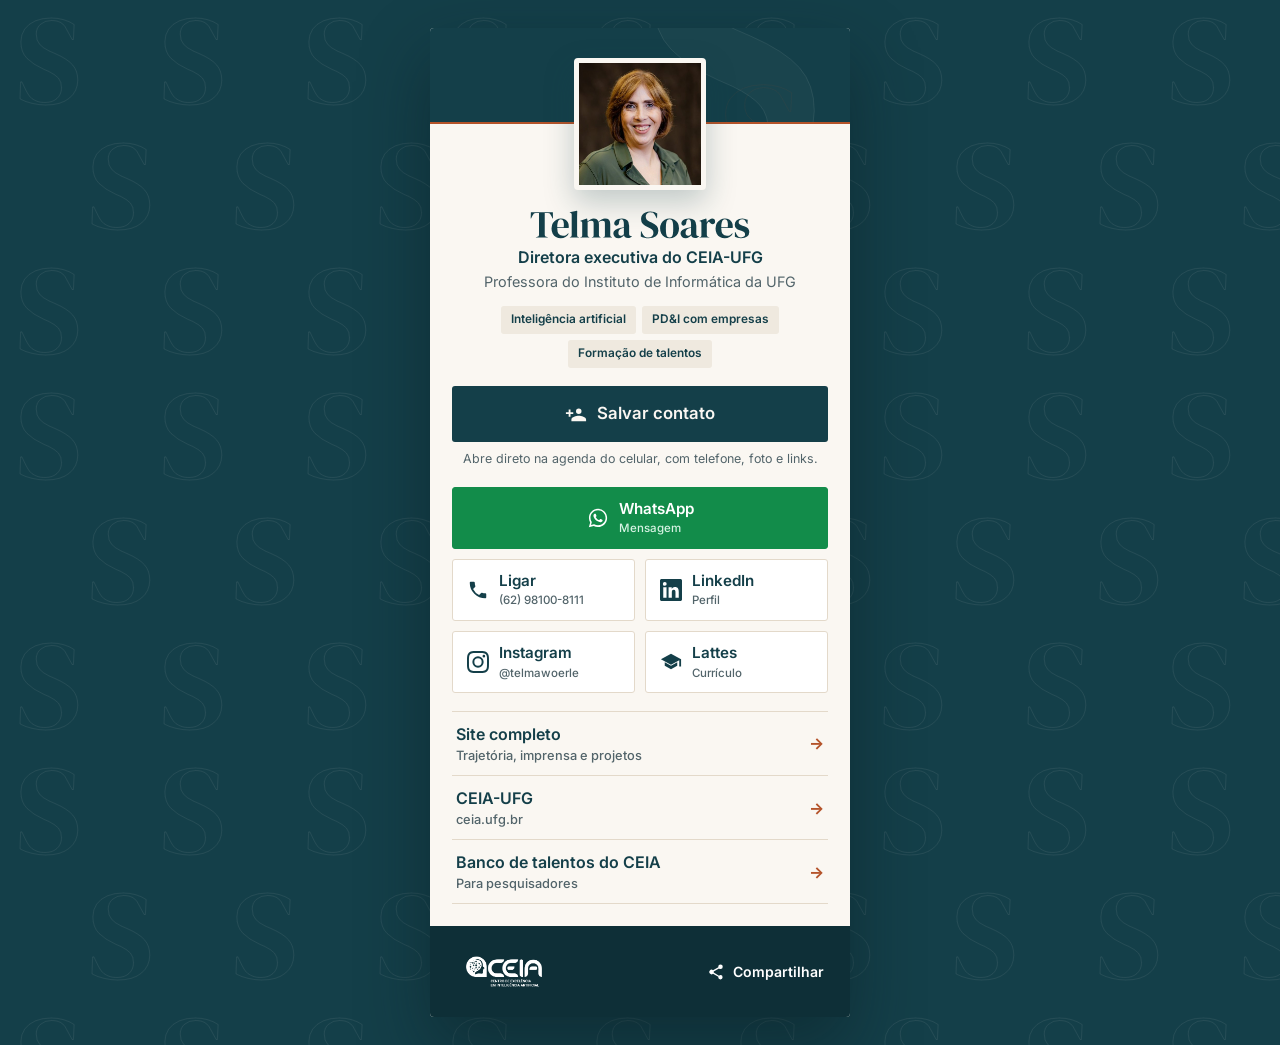
<file: card/index.html>
<!DOCTYPE html>
<html lang="pt-BR">
<head>
<meta charset="utf-8">
<meta name="viewport" content="width=device-width, initial-scale=1, viewport-fit=cover">
<title>Telma Soares | Cartão de contato</title>
<meta name="description" content="Cartão de contato de Telma Soares, diretora executiva do CEIA-UFG. Salve o contato no celular ou fale pelo WhatsApp.">
<meta property="og:title" content="Telma Soares | Cartão de contato">
<meta property="og:description" content="Diretora executiva do CEIA-UFG. Salve o contato ou fale pelo WhatsApp.">
<meta property="og:type" content="profile">
<meta property="og:image" content="https://telmasoares.ia.br/assets/social/capa-compartilhamento-1200x630.png">
<meta property="og:image:width" content="1200">
<meta property="og:image:height" content="630">
<meta property="og:image:alt" content="Telma Soares">
<meta name="twitter:card" content="summary_large_image">
<meta name="twitter:image" content="https://telmasoares.ia.br/assets/social/capa-compartilhamento-1200x630.png">
<meta property="og:url" content="https://telmasoares.ia.br/card/">
<meta name="theme-color" content="#143F49">
<link rel="icon" href="../assets/icones/favicon.ico" sizes="48x48">
<link rel="icon" href="../assets/icones/favicon.svg" type="image/svg+xml">
<link rel="icon" href="../assets/icones/favicon-32.png" type="image/png" sizes="32x32">
<link rel="apple-touch-icon" href="../assets/icones/apple-touch-icon.png">
<link rel="stylesheet" href="../css/telma-brand.css">
<link id="paleta" rel="stylesheet" href="../css/paleta.css">
<script>/* teste de paletas: ?paleta=nome carrega css/paletas/nome.css (sempre a versão mais recente, sem cache) */
(function(){var n=new URLSearchParams(location.search).get("paleta"),l=document.getElementById("paleta");if(n&&/^[a-z0-9-]+$/.test(n))l.href=l.href.replace(/paleta\.css$/,"paletas/"+n+".css?v="+Date.now());})();</script>
<style>
:root{
  --display:var(--telma-font-ui);
  --texto:var(--telma-font-ui);
  --editorial:var(--telma-font-editorial);
  --raio:4px;
}
*{box-sizing:border-box;margin:0;padding:0}
html{-webkit-text-size-adjust:100%}
body{
  min-height:100vh;min-height:100dvh;font-family:var(--texto);color:var(--tinta);line-height:1.5;-webkit-font-smoothing:antialiased;
  background:var(--azul-escuro) url("../assets/fundos/trama-escura.svg") repeat top left/720px auto;
  display:flex;justify-content:center;align-items:flex-start;
  padding:max(28px,env(safe-area-inset-top)) max(16px,env(safe-area-inset-right)) max(28px,env(safe-area-inset-bottom)) max(16px,env(safe-area-inset-left));
}
a{color:inherit;text-decoration:none}
button{font:inherit;border:0;background:none;cursor:pointer;color:inherit}
:focus-visible{outline:3px solid var(--acento);outline-offset:3px}
.rodape :focus-visible{outline-color:var(--telma-marfim)}

.cartao{width:100%;max-width:420px;background:var(--papel);border-radius:var(--raio);box-shadow:0 30px 70px var(--sombra-profunda);overflow:hidden}
.topo{position:relative;height:96px;background:var(--azul-escuro) url("../assets/fundos/s-amplo-escuro.svg") no-repeat center right/cover}
.topo::after{content:"";position:absolute;left:0;right:0;bottom:0;height:2px;background:var(--acento)}
.foto{position:relative;width:132px;height:132px;margin:-66px auto 0;border-radius:var(--raio);overflow:hidden;border:5px solid var(--papel);box-shadow:0 12px 30px color-mix(in srgb,var(--azul-escuro) 25%,transparent);background:#2a2a2a}
.foto img{width:100%;height:100%;object-fit:cover;display:block}
.corpo{padding:16px 22px 22px;text-align:center}
h1{margin:4px 0 0;line-height:1}
h1 img{display:block;width:220px;max-width:100%;height:auto;margin:0 auto}
.cargo{margin-top:6px;font-weight:600;color:var(--tinta)}
.org{font-size:.9rem;color:var(--tinta-suave);margin-top:2px}
.chips{display:flex;flex-wrap:wrap;justify-content:center;gap:6px;margin:14px 0 4px;list-style:none}
.chips li{font-size:.74rem;font-weight:600;color:var(--azul-escuro);background:var(--chip-fundo);padding:5px 10px;border-radius:3px}

.salvar{
  margin-top:18px;display:flex;align-items:center;justify-content:center;gap:10px;width:100%;min-height:56px;padding:14px 18px;
  border-radius:3px;background:var(--azul-escuro);color:var(--telma-marfim);font-weight:600;font-size:1.05rem;
  transition:background .15s ease
}
.salvar:hover{background:var(--azul)}
.salvar:active{background:var(--azul)}
.salvar svg{width:22px;height:22px;fill:currentColor;flex:none}
.dica{font-size:.78rem;color:var(--tinta-suave);margin-top:8px}

.acoes{display:grid;grid-template-columns:1fr 1fr;gap:10px;margin-top:18px}
.acao{display:flex;align-items:center;gap:10px;min-height:54px;padding:10px 14px;border:1px solid var(--linha);border-radius:3px;background:var(--branco);font-weight:600;font-size:.95rem;color:var(--azul-escuro);text-align:left;transition:background .15s ease,border-color .15s ease}
.acao:active,.acao:hover{background:var(--hover-fundo);border-color:var(--hover-borda)}
.acao svg{width:22px;height:22px;flex:none;fill:currentColor}
.acao.whats{grid-column:1/-1;justify-content:center;background:var(--whats);border-color:var(--whats);color:var(--branco)}
.acao.whats:active,.acao.whats:hover{background:var(--whats-escuro)}
.acao small{display:block;font-size:.72rem;font-weight:500;color:var(--tinta-suave)}
.acao.whats small{color:var(--sobre-whats)}

.links{list-style:none;margin-top:18px;border-top:1px solid var(--linha)}
.links a{display:flex;align-items:center;justify-content:space-between;gap:12px;min-height:56px;padding:10px 4px;border-bottom:1px solid var(--linha);font-weight:600;color:var(--tinta);text-align:left}
.links a small{display:block;font-size:.8rem;font-weight:500;color:var(--tinta-suave)}
.links a::after{content:"→";color:var(--acento);font-weight:700}

.rodape{display:flex;align-items:center;justify-content:space-between;gap:12px;padding:16px 22px;background:var(--azul-noite)}
.rodape img{width:104px;height:auto;display:block}
.compartilhar{display:inline-flex;align-items:center;gap:8px;color:var(--branco);font-weight:600;font-size:.88rem;min-height:44px;padding:0 4px}
.compartilhar svg{width:18px;height:18px;fill:currentColor}
.aviso{position:fixed;left:50%;bottom:max(20px,env(safe-area-inset-bottom));transform:translate(-50%,20px);background:var(--tinta);color:var(--branco);font-size:.88rem;font-weight:600;padding:12px 18px;border-radius:999px;opacity:0;pointer-events:none;transition:opacity .2s ease,transform .2s ease}
.aviso.mostra{opacity:1;transform:translate(-50%,0)}
@media (min-width:600px){body{align-items:center}}
@media (prefers-reduced-motion:reduce){*{transition:none!important}}
</style>
</head>
<body>

<main class="cartao">
  <div class="topo" aria-hidden="true"></div>
  <div class="foto"><img src="telma-soares.jpg" alt="Telma Soares" width="480" height="480"></div>
  <div class="corpo">
    <h1><img src="../assets/marca/assinatura-petroleo.svg" alt="Telma Soares" width="220" height="29"></h1>
    <p class="cargo">Diretora executiva do CEIA-UFG</p>
    <p class="org">Professora do Instituto de Informática da UFG</p>
    <ul class="chips" aria-label="Temas">
      <li>Inteligência artificial</li><li>PD&amp;I com empresas</li><li>Formação de talentos</li>
    </ul>

    <a class="salvar" href="telma-soares.vcf" download="Telma Soares.vcf" type="text/vcard">
      <svg viewBox="0 0 24 24" aria-hidden="true"><path d="M15 12a3 3 0 1 0-3-3 3 3 0 0 0 3 3Zm0 2c-2.7 0-8 1.3-8 4v2h16v-2c0-2.7-5.3-4-8-4ZM6 10V7H4v3H1v2h3v3h2v-3h3v-2Z"/></svg>
      Salvar contato
    </a>
    <p class="dica">Abre direto na agenda do celular, com telefone, foto e links.</p>

    <div class="acoes">
      <a class="acao whats" href="https://wa.me/5562981008111?text=Ol%C3%A1%2C%20Telma.%20Peguei%20seu%20contato%20pelo%20seu%20cart%C3%A3o%20digital." target="_blank" rel="noopener">
        <svg viewBox="0 0 24 24" aria-hidden="true"><path d="M12.04 2C6.58 2 2.13 6.45 2.13 11.91c0 1.75.46 3.45 1.32 4.95L2 22l5.25-1.38a9.87 9.87 0 0 0 4.79 1.22h.01c5.46 0 9.91-4.45 9.91-9.91 0-2.65-1.03-5.14-2.9-7.01A9.82 9.82 0 0 0 12.04 2Zm0 18.02h-.01a8.2 8.2 0 0 1-4.19-1.15l-.3-.18-3.11.82.83-3.04-.2-.31a8.17 8.17 0 0 1-1.26-4.35c0-4.54 3.7-8.24 8.25-8.24 2.2 0 4.27.86 5.83 2.42a8.19 8.19 0 0 1 2.41 5.83c0 4.54-3.7 8.2-8.25 8.2Zm4.52-6.16c-.25-.12-1.47-.72-1.69-.81-.23-.08-.39-.12-.56.13-.16.24-.64.8-.78.97-.14.16-.29.18-.54.06-.25-.12-1.05-.39-1.99-1.23-.74-.66-1.23-1.47-1.38-1.72-.14-.25-.01-.38.11-.5.11-.11.25-.29.37-.43.13-.15.17-.25.25-.41.08-.17.04-.31-.02-.43-.06-.12-.56-1.34-.76-1.84-.2-.48-.4-.41-.56-.42h-.48c-.17 0-.43.06-.66.31-.23.25-.86.85-.86 2.07 0 1.22.89 2.4 1.01 2.56.12.17 1.74 2.66 4.22 3.73.59.25 1.05.4 1.41.52.59.19 1.13.16 1.56.1.48-.07 1.47-.6 1.68-1.19.21-.58.21-1.08.14-1.19-.06-.11-.22-.17-.47-.29Z"/></svg>
        <span>WhatsApp<small>Mensagem</small></span>
      </a>
      <a class="acao" href="tel:+5562981008111">
        <svg viewBox="0 0 24 24" aria-hidden="true"><path d="M6.6 10.8a15.1 15.1 0 0 0 6.6 6.6l2.2-2.2a1 1 0 0 1 1-.25 11.4 11.4 0 0 0 3.6.57 1 1 0 0 1 1 1V20a1 1 0 0 1-1 1A17 17 0 0 1 3 4a1 1 0 0 1 1-1h3.5a1 1 0 0 1 1 1 11.4 11.4 0 0 0 .57 3.6 1 1 0 0 1-.25 1Z"/></svg>
        <span>Ligar<small>(62) 98100-8111</small></span>
      </a>
      <a class="acao" href="https://www.linkedin.com/in/telma-soares/" target="_blank" rel="noopener">
        <svg viewBox="0 0 24 24" aria-hidden="true"><path d="M20.45 20.45h-3.56v-5.57c0-1.33-.02-3.04-1.85-3.04-1.85 0-2.14 1.45-2.14 2.94v5.67H9.35V9h3.42v1.56h.05a3.75 3.75 0 0 1 3.37-1.85c3.6 0 4.27 2.37 4.27 5.46v6.28ZM5.34 7.43a2.07 2.07 0 1 1 0-4.13 2.07 2.07 0 0 1 0 4.13Zm1.78 13.02H3.55V9h3.57v11.45ZM22.22 0H1.77C.79 0 0 .77 0 1.72v20.55C0 23.23.79 24 1.77 24h20.45c.98 0 1.78-.77 1.78-1.73V1.72C24 .77 23.2 0 22.22 0Z"/></svg>
        <span>LinkedIn<small>Perfil</small></span>
      </a>
      <a class="acao" href="https://www.instagram.com/telmawoerle/" target="_blank" rel="noopener">
        <svg viewBox="0 0 24 24" aria-hidden="true"><path d="M12 2.16c3.2 0 3.58.01 4.85.07 1.17.05 1.8.25 2.23.41.56.22.96.48 1.38.9.42.42.68.82.9 1.38.16.42.36 1.06.41 2.23.06 1.27.07 1.65.07 4.85s-.01 3.58-.07 4.85c-.05 1.17-.25 1.8-.41 2.23-.22.56-.48.96-.9 1.38-.42.42-.82.68-1.38.9-.42.16-1.06.36-2.23.41-1.27.06-1.65.07-4.85.07s-3.58-.01-4.85-.07c-1.17-.05-1.8-.25-2.23-.41a3.8 3.8 0 0 1-1.38-.9 3.8 3.8 0 0 1-.9-1.38c-.16-.42-.36-1.06-.41-2.23-.06-1.27-.07-1.65-.07-4.85s.01-3.58.07-4.85c.05-1.17.25-1.8.41-2.23.22-.56.48-.96.9-1.38.42-.42.82-.68 1.38-.9.42-.16 1.06-.36 2.23-.41C8.42 2.17 8.8 2.16 12 2.16ZM12 0C8.74 0 8.33.01 7.05.07 5.78.13 4.9.33 4.14.63c-.79.3-1.46.72-2.12 1.38A5.87 5.87 0 0 0 .63 4.14c-.3.76-.5 1.64-.56 2.91C.01 8.33 0 8.74 0 12s.01 3.67.07 4.95c.06 1.27.26 2.15.56 2.91.3.79.72 1.46 1.39 2.13a5.87 5.87 0 0 0 2.12 1.38c.76.3 1.64.5 2.91.56C8.33 23.99 8.74 24 12 24s3.67-.01 4.95-.07c1.27-.06 2.15-.26 2.91-.56a5.87 5.87 0 0 0 2.12-1.38 5.87 5.87 0 0 0 1.39-2.13c.3-.76.5-1.64.56-2.91.06-1.28.07-1.69.07-4.95s-.01-3.67-.07-4.95c-.06-1.27-.26-2.15-.56-2.91a5.87 5.87 0 0 0-1.39-2.13A5.87 5.87 0 0 0 19.86.63c-.76-.3-1.64-.5-2.91-.56C15.67.01 15.26 0 12 0Zm0 5.84a6.16 6.16 0 1 0 0 12.32 6.16 6.16 0 0 0 0-12.32ZM12 16a4 4 0 1 1 0-8 4 4 0 0 1 0 8Zm7.85-10.4a1.44 1.44 0 1 1-2.88 0 1.44 1.44 0 0 1 2.88 0Z"/></svg>
        <span>Instagram<small>@telmawoerle</small></span>
      </a>
      <a class="acao" href="http://lattes.cnpq.br/6296363436468330" target="_blank" rel="noopener">
        <svg viewBox="0 0 24 24" aria-hidden="true"><path d="M12 3 1 9l11 6 9-4.91V17h2V9L12 3Zm-6.82 9.2v4L12 20l6.82-3.8v-4L12 16l-6.82-3.8Z"/></svg>
        <span>Lattes<small>Currículo</small></span>
      </a>
    </div>

    <ul class="links">
      <li><a href="../"><span>Site completo<small>Trajetória, imprensa e projetos</small></span></a></li>
      <li><a href="https://ceia.ufg.br/" target="_blank" rel="noopener"><span>CEIA-UFG<small>ceia.ufg.br</small></span></a></li>
      <li><a href="https://portal.ceia.inf.ufg.br/banco-de-talentos" target="_blank" rel="noopener"><span>Banco de talentos do CEIA<small>Para pesquisadores</small></span></a></li>
    </ul>
  </div>
  <div class="rodape">
    <img src="../img/logo-ceia-branco.png" alt="CEIA, Centro de Excelência em Inteligência Artificial" width="800" height="450">
    <button class="compartilhar" type="button" id="compartilhar">
      <svg viewBox="0 0 24 24" aria-hidden="true"><path d="M18 16.1c-.8 0-1.4.3-2 .8l-7.1-4.2c.1-.2.1-.5.1-.7s0-.5-.1-.7L16 7.2c.5.5 1.2.8 2 .8a3 3 0 1 0-3-3c0 .2 0 .5.1.7L8 9.8A3 3 0 1 0 8 14.2l7.1 4.2c-.1.2-.1.4-.1.6a2.9 2.9 0 1 0 3-2.9Z"/></svg>
      Compartilhar
    </button>
  </div>
</main>

<div class="aviso" id="aviso" role="status" aria-live="polite"></div>

<script>
(function(){
  var btn = document.getElementById('compartilhar'), aviso = document.getElementById('aviso');
  var url = 'https://telmasoares.ia.br/card/';
  function avisa(t){ aviso.textContent = t; aviso.classList.add('mostra'); setTimeout(function(){ aviso.classList.remove('mostra'); }, 2200); }
  btn.addEventListener('click', function(){
    if (navigator.share) {
      navigator.share({ title: 'Telma Soares', text: 'Cartão de contato de Telma Soares, diretora executiva do CEIA-UFG', url: url }).catch(function(){});
    } else if (navigator.clipboard) {
      navigator.clipboard.writeText(url).then(function(){ avisa('Link copiado'); }, function(){ avisa(url); });
    } else { avisa(url); }
  });
})();
</script>
</body>
</html>
</file>
<file: css/telma-brand.css>
/* Telma Soares - Proposta 02. Base opt-in; não sobrescreve os tokens do site atual. */
@font-face{font-family:TelmaEditorial;src:url('../assets/fontes/DMSerifDisplay-Regular.woff') format('woff');font-style:normal;font-weight:400;font-display:swap}
@font-face{font-family:TelmaInter;src:url('../assets/fontes/Inter-Variable.woff') format('woff');font-style:normal;font-weight:100 900;font-display:swap}
:root{
  --telma-petroleo:#143F49;
  --telma-petroleo-apoio:#1D5F6E;
  --telma-marfim:#FAF7F2;
  --telma-cobre:#B4532A;
  --telma-texto:#143F49;
  --telma-texto-secundario:#52646A;
  --telma-linha:rgba(20,63,73,.18);
  --telma-surface:#FAF7F2;
  --telma-font-editorial:TelmaEditorial,Georgia,serif;
  --telma-font-ui:TelmaInter,Arial,sans-serif;
  --telma-layout-max:1160px;
  --telma-gutter:clamp(20px,5vw,80px);
  --telma-space-section:clamp(64px,8vw,120px);
  --telma-radius:3px;
}
.telma-brand-v2{color:var(--telma-texto);background:var(--telma-surface);font-family:var(--telma-font-ui);font-size:16px;line-height:1.65;-webkit-font-smoothing:antialiased}
.telma-brand-v2 *, .telma-brand-v2 *::before,.telma-brand-v2 *::after{box-sizing:border-box}
.telma-brand-v2 img{max-width:100%;height:auto;display:block}
.telma-brand-v2 [data-telma-surface="dark"]{color:var(--telma-marfim);--telma-texto:var(--telma-marfim);--telma-texto-secundario:rgba(250,247,242,.8);--telma-linha:rgba(250,247,242,.22)}
.telma-brand-v2 button,.telma-brand-v2 input{font:inherit}
.telma-brand-v2 [hidden]{display:none!important}
.telma-brand-v2 a{color:inherit;text-underline-offset:4px}
.telma-brand-v2 :focus-visible{outline:3px solid var(--telma-cobre);outline-offset:5px}
.telma-brand-v2 [data-telma-surface="dark"] :focus-visible{outline-color:var(--telma-marfim)}
.telma-container{width:min(var(--telma-layout-max),calc(100% - 2 * var(--telma-gutter)));margin-inline:auto}
.telma-section{padding-block:var(--telma-space-section)}
.telma-editorial{font-family:var(--telma-font-editorial);font-weight:400;letter-spacing:-.025em;line-height:1.08;text-wrap:pretty}
.telma-h1{font-size:clamp(42px,4.7vw,70px);margin:0 0 28px}
.telma-h2{font-size:clamp(34px,4vw,54px);margin:0 0 24px}
.telma-h3{font-size:clamp(25px,2.8vw,34px);margin:0 0 16px}
.telma-eyebrow{font:600 11px/1.6 var(--telma-font-ui);letter-spacing:.17em;text-transform:uppercase;margin:0 0 22px}
.telma-caption{font-size:12px;line-height:1.55;color:var(--telma-texto-secundario)}
.telma-filete{display:block;width:100px;height:2px;background:var(--telma-cobre);margin-block:26px}
.telma-button{display:inline-flex;justify-content:center;align-items:center;min-height:46px;padding:11px 20px;border:1px solid var(--telma-petroleo);border-radius:var(--telma-radius);background:var(--telma-petroleo);color:var(--telma-marfim)!important;font:600 13px/1.4 var(--telma-font-ui);text-decoration:none;cursor:pointer;transition:background .2s ease,box-shadow .2s ease}
.telma-button:hover{background:var(--telma-petroleo-apoio)}
.telma-button--outline{background:transparent;color:var(--telma-petroleo)!important}
.telma-button--outline:hover{background:rgba(20,63,73,.06)}
[data-telma-surface="dark"] .telma-button{background:var(--telma-marfim);color:var(--telma-petroleo)!important;border-color:var(--telma-marfim)}
[data-telma-surface="dark"] .telma-button--outline{background:transparent;color:var(--telma-marfim)!important}
.telma-actions{display:flex;flex-wrap:wrap;gap:12px;margin-top:28px}
.telma-rule-card{border-top:1px solid var(--telma-linha);padding-top:24px}
.telma-index{font-family:var(--telma-font-editorial);font-size:56px;line-height:1;color:var(--telma-cobre);margin:0 0 25px;font-variant-numeric:lining-nums}
.telma-quote{font-family:var(--telma-font-editorial);font-size:clamp(29px,3.4vw,46px);line-height:1.18;letter-spacing:-.018em;margin:0}
.telma-quote-mark{width:60px;height:auto;margin:0 0 24px}
.telma-timeline{list-style:none;padding:0;margin:0;border-left:1px solid var(--telma-cobre)}
.telma-timeline li{position:relative;padding:0 0 28px 26px}
.telma-timeline li::before{content:'';position:absolute;width:7px;height:7px;background:var(--telma-cobre);border-radius:50%;left:-4px;top:14px}
.telma-year{display:block;font:400 33px/1.2 var(--telma-font-editorial);margin-bottom:6px}
.telma-metric{font:600 clamp(38px,5vw,68px)/1.05 var(--telma-font-ui);font-variant-numeric:tabular-nums;letter-spacing:-.05em}
.telma-wordmark{display:block;width:210px;height:auto}
.telma-monogram{display:block;width:52px;height:auto}
@media(prefers-reduced-motion:reduce){.telma-brand-v2 *, .telma-brand-v2 *::before,.telma-brand-v2 *::after{scroll-behavior:auto;transition:none}}
</file>
<file: css/paleta.css>
/* =====================================================================
   PALETA DO SITE: Telma Soares · Proposta 02 (petróleo, marfim e cobre)
   Todas as cores do site (index.html) e do cartão (card/index.html) vêm daqui.
   Os nomes "azul-*" e "verde" são históricos: foram mantidos para não mexer no
   CSS do site, mas agora guardam as cores da identidade.

   Para experimentar outra paleta sem mexer nesta:
   1. copie este arquivo para css/paletas/NOME.css (letras minúsculas, números e hífen);
   2. altere os valores;
   3. abra o site com ?paleta=NOME no endereço.
   Sem o ?paleta, o site usa este arquivo.

   Grafismos e fundos não ficam mais aqui: vêm dos SVGs de assets/fundos,
   aplicados por css/telma-motion.css e css/identidade.css.
   ===================================================================== */
:root{
  /* Cores principais */
  --azul-escuro:#143F49;     /* petróleo: marca, títulos, botões e superfícies escuras */
  --azul:#1D5F6E;            /* petróleo de apoio */
  --azul-claro:#1D5F6E;      /* petróleo de apoio (degradês, ícones e bordas de foco) */
  --verde:#B4532A;           /* cobre decorativo: filetes, marcadores e traços */

  /* Papéis */
  --acento:#B4532A;          /* cobre: "Brasil real", links e rótulos sobre fundo claro */
  --marca-inicio:#143F49;
  --marca-fim:#1D5F6E;
  --marca-ponto:#B4532A;
  --fundo-destaque:#143F49;  /* fundo das seções Em números e Formação */
  --contato-meio:#143F49;
  --contato-fim:#143F49;

  /* Neutros */
  --papel:#FAF7F2;           /* marfim */
  --areia:#F1EADF;
  --linha:#E3D9CA;
  --tinta:#143F49;
  --tinta-suave:#52646A;
  --branco:#FFFFFF;

  /* Fundos escuros */
  --azul-noite:#0E2F37;      /* rodapé */
  --azul-profundo:#10363F;   /* fundo das fotos na seção Formação */

  /* Textos sobre petróleo (marfim em diferentes intensidades) */
  --sobre-escuro:#DCE6E4;
  --sobre-escuro-2:#CCDCDA;
  --sobre-escuro-3:#E4ECEA;
  --sobre-escuro-suave:#A9C3C3;
  --rodape-texto:#B5CACA;
  --rodape-suave:#94B2B4;

  /* Cores funcionais (mantidas pela função) */
  --whats:#128C4A;
  --whats-escuro:#0f7a40;
  --sobre-whats:#d6f3e3;
  --linkedin:#0A66C2;
  --alerta:#b4443c;          /* rótulo "O que dizem" */

  /* Cartão de contato (/card) */
  --chip-fundo:#EFE9DF;
  --hover-fundo:#F4F0E8;
  --hover-borda:#C9BFAF;
  --sombra-profunda:rgba(8,26,31,.45);

  /* Sombras */
  --sombra:0 18px 50px color-mix(in srgb,var(--azul-escuro) 12%,transparent);

  /* Padrões antigos desativados: os fundos da Proposta 02 vêm de assets/fundos */
  --padrao-escuro:none;
  --padrao-claro:none;
}
</file>
